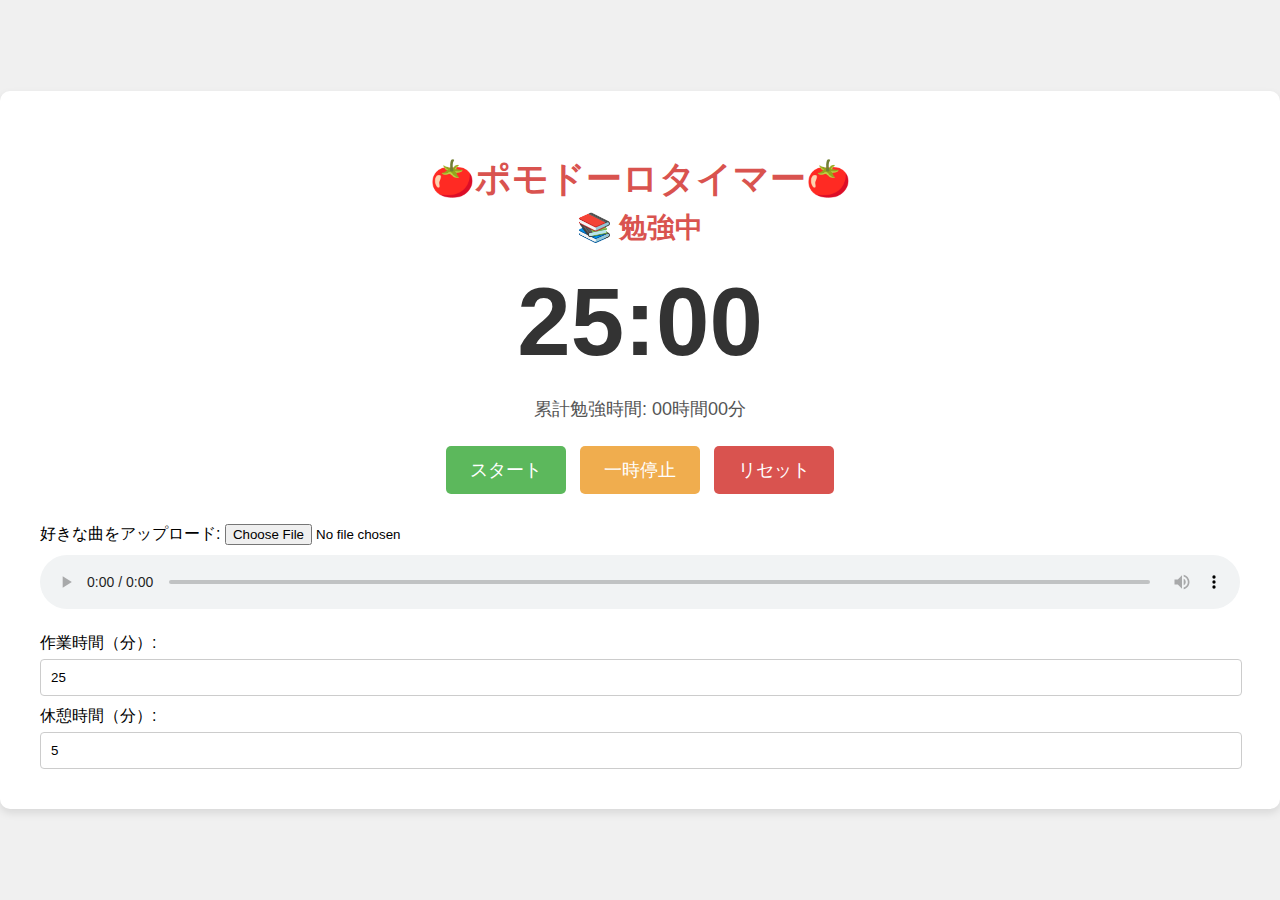
<file: index.html>
<!DOCTYPE html>
<html lang="ja">
<head>
    <meta charset="UTF-8">
    <meta name="viewport" content="width=device-width, initial-scale=1.0">
    <title>ポモドーロタイマー</title>
    <link rel="stylesheet" href="style.css">
</head>
<body>
    <div class="container">
        <h1>🍅ポモドーロタイマー🍅</h1>
        <div id="status-display" class="status-display"></div>
        <div id="timer-display" class="timer-display">25:00</div>
        <div id="study-time-display" class="study-time-display">累計勉強時間: 00時間00分</div>
        <div class="controls">
            <button id="start-btn">スタート</button>
            <button id="pause-btn">一時停止</button>
            <button id="reset-btn">リセット</button>
        </div>
        <div class="audio-controls">
            <label for="audio-upload">好きな曲をアップロード: </label>
            <input type="file" id="audio-upload" accept="audio/*">
            <audio id="background-music" controls loop></audio>
        </div>
        <div class="settings">
            <label for="work-duration">作業時間（分）: </label>
            <input type="number" id="work-duration" value="25" min="1">
            <label for="break-duration">休憩時間（分）: </label>
            <input type="number" id="break-duration" value="5" min="1">
        </div>
    </div>

    <script src="script.js"></script>
</body>
</html>
</file>
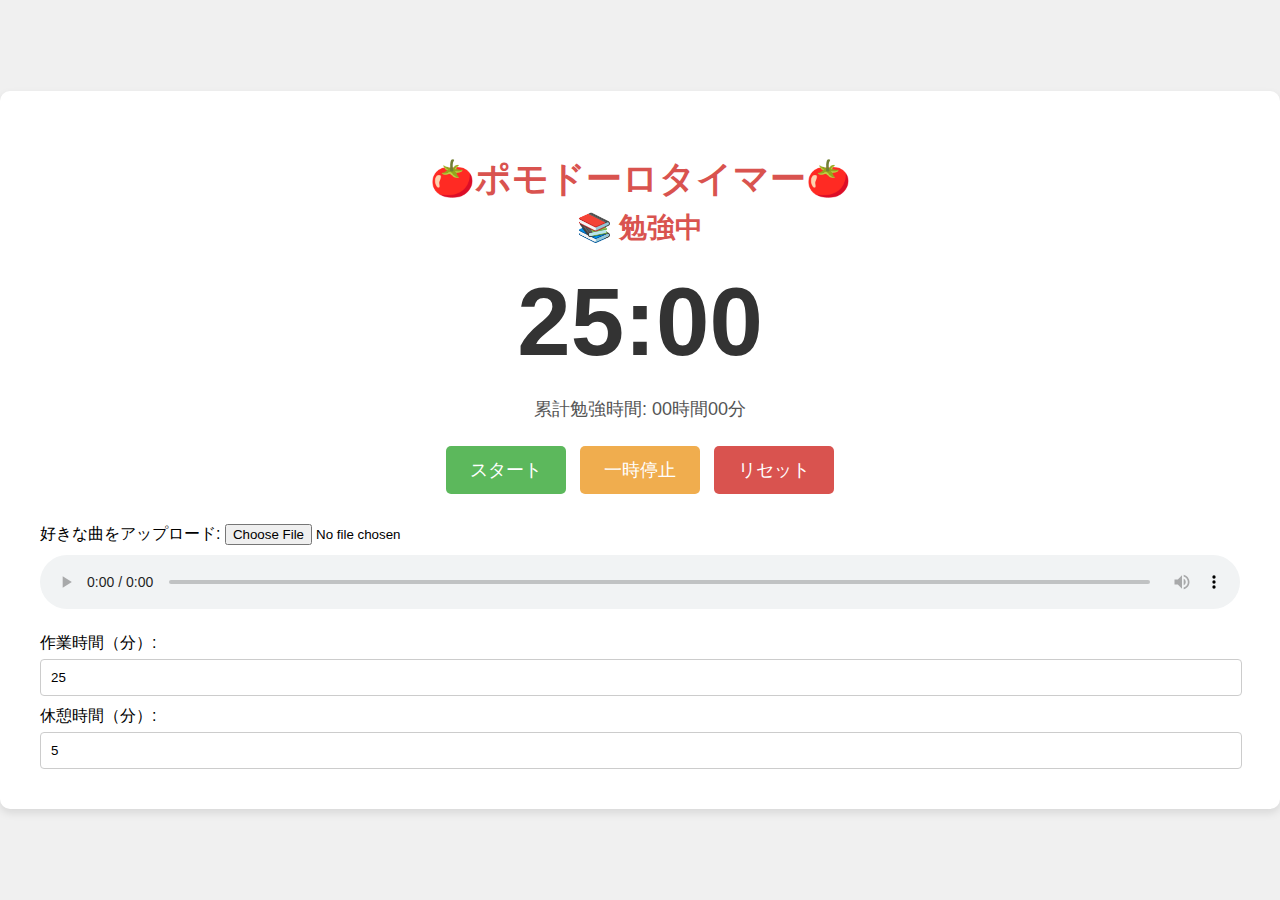
<file: html.html>
<!DOCTYPE html>
<html lang="ja">
<head>
    <meta charset="UTF-8">
    <meta name="viewport" content="width=device-width, initial-scale=1.0">
    <title>ポモドーロタイマー</title>
    <link rel="stylesheet" href="style.css">
</head>
<body>
    <div class="container">
        <h1>🍅ポモドーロタイマー🍅</h1>
        <div id="status-display" class="status-display"></div>
        <div id="timer-display" class="timer-display">25:00</div>
        <div id="study-time-display" class="study-time-display">累計勉強時間: 00時間00分</div>
        <div class="controls">
            <button id="start-btn">スタート</button>
            <button id="pause-btn">一時停止</button>
            <button id="reset-btn">リセット</button>
        </div>
        <div class="audio-controls">
            <label for="audio-upload">好きな曲をアップロード: </label>
            <input type="file" id="audio-upload" accept="audio/*">
            <audio id="background-music" controls loop></audio>
        </div>
        <div class="settings">
            <label for="work-duration">作業時間（分）: </label>
            <input type="number" id="work-duration" value="25" min="1">
            <label for="break-duration">休憩時間（分）: </label>
            <input type="number" id="break-duration" value="5" min="1">
        </div>
    </div>

    <script src="script.js"></script>
</body>
</html>
</file>
<file: style.css>
body {
    font-family: Arial, sans-serif;
    display: flex;
    justify-content: center;
    align-items: center;
    height: 100vh;
    background-color: #f0f0f0;
    margin: 0;
}

.container {
    background-color: white;
    padding: 30px;
    border-radius: 10px;
    box-shadow: 0 4px 8px rgba(0, 0, 0, 0.1);
    text-align: center;
    width: 350px;
}

h1 {
    color: #d9534f;
    margin-bottom: 5px;
}

#status-display {
    font-size: 24px;
    font-weight: bold;
    margin-bottom: 20px;
}

.timer-display {
    font-size: 72px;
    font-weight: bold;
    margin-bottom: 20px;
    color: #333;
}

.study-time-display {
    font-size: 18px;
    color: #555;
    margin-bottom: 20px;
}

.controls button {
    padding: 10px 20px;
    font-size: 16px;
    cursor: pointer;
    border: none;
    border-radius: 5px;
    margin: 5px;
    color: white;
}

#start-btn {
    background-color: #5cb85c;
}

#pause-btn {
    background-color: #f0ad4e;
}

#reset-btn {
    background-color: #d9534f;
}

.audio-controls, .settings {
    margin-top: 20px;
    text-align: left;
}

.audio-controls input[type="file"] {
    margin-top: 5px;
}

#background-music {
    width: 100%;
    margin-top: 10px;
}

.settings label {
    display: block;
    margin-top: 10px;
}

.settings input[type="number"] {
    width: calc(100% - 20px);
    padding: 8px;
    margin-top: 5px;
    border: 1px solid #ccc;
    border-radius: 4px;
}

/* 768px以上の画面に適用されるスタイル */
@media (min-width: 768px) {
    .container {
        width: 100%; /* 横幅を最大まで広げる */
        max-width: 100%; /* 最大幅の制限をなくす */
        padding: 40px;
    }

    h1 {
        font-size: 36px;
    }

    #status-display {
        font-size: 28px;
    }

    .timer-display {
        font-size: 96px;
    }

    .controls button {
        padding: 12px 24px;
        font-size: 18px;
    }

    .settings input[type="number"] {
        padding: 10px;
    }
}
</file>
